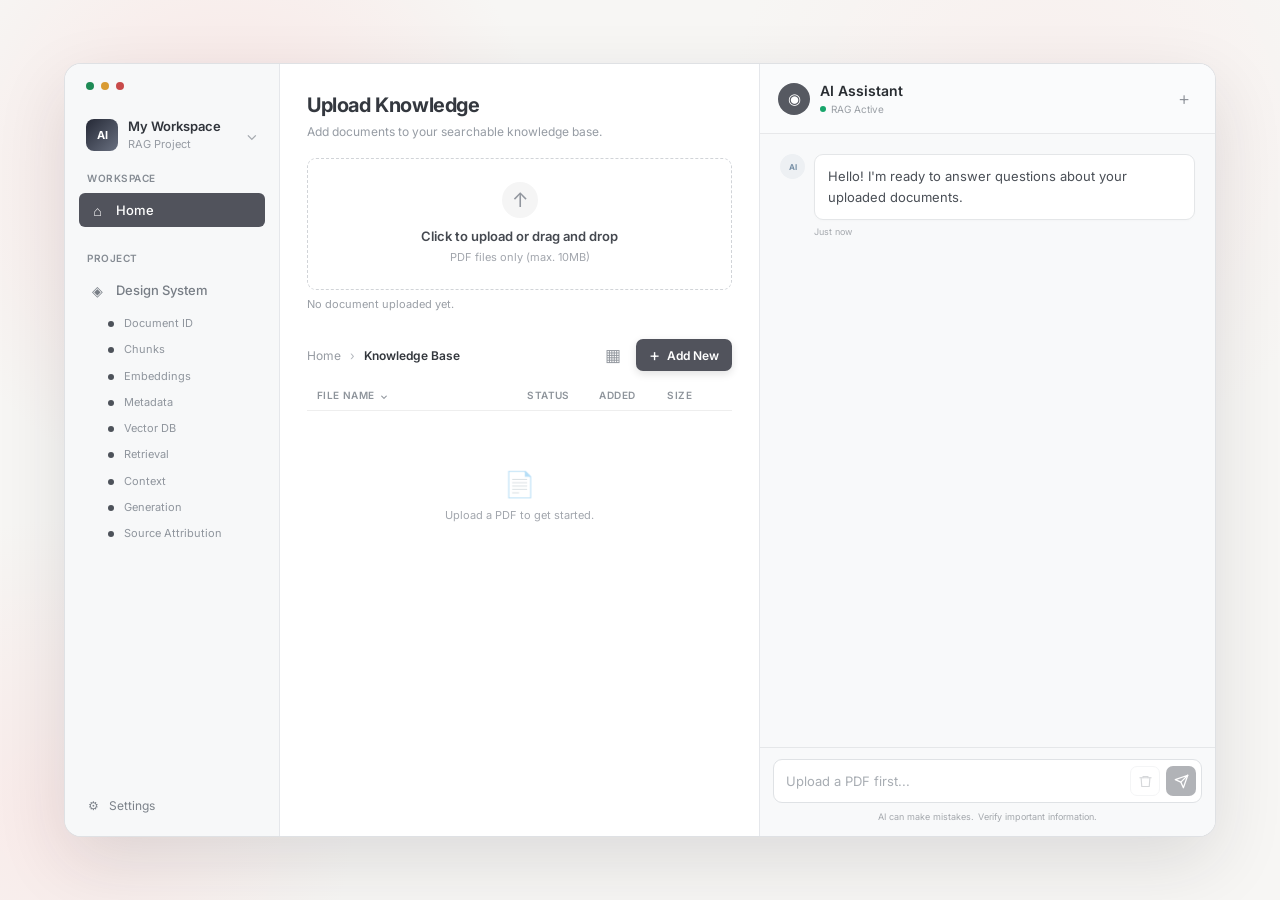
<file: frontend/index.html>
<!DOCTYPE html>
<html lang="en">

<head>

    <meta charset="UTF-8">

    <meta
        name="viewport"
        content="width=device-width, initial-scale=1.0"
    >

    <title>Realtime RAG Chat</title>

    <link
        rel="stylesheet"
        href="style.css"
    >

</head>

<body>

<div class="app-shell">

    <!-- =====================================================
         LEFT SIDEBAR
    ====================================================== -->

    <aside class="sidebar">

        <!-- Window controls -->
        <div class="window-controls">

            <span class="window-dot green"></span>
            <span class="window-dot yellow"></span>
            <span class="window-dot red"></span>

        </div>


        <!-- User -->
        <div class="user-profile">

            <div class="avatar">
                AI
            </div>

            <div class="user-info">

                <strong>
                    My Workspace
                </strong>

                <span>
                    RAG Project
                </span>

            </div>

            <span class="profile-arrow">
                ⌄
            </span>

        </div>


        <!-- Workspace -->
        <div class="sidebar-section">

            <div class="sidebar-label">
                WORKSPACE
            </div>

            <button
                class="nav-item active"
                type="button"
            >

                <span class="nav-icon">
                    ⌂
                </span>

                <span>
                    Home
                </span>

            </button>

        </div>


        <!-- Project / Design System -->
        <div class="sidebar-section">

            <div class="sidebar-label">
                PROJECT
            </div>

            <button
                class="nav-item project-item"
                type="button"
            >

                <span class="nav-icon">
                    ◈
                </span>

                <span>
                    Design System
                </span>

            </button>


            <div class="sub-item">
                <span class="tag-dot"></span>
                Document ID
            </div>

            <div class="sub-item">
                <span class="tag-dot"></span>
                Chunks
            </div>

            <div class="sub-item">
                <span class="tag-dot"></span>
                Embeddings
            </div>

            <div class="sub-item">
                <span class="tag-dot"></span>
                Metadata
            </div>

            <div class="sub-item">
                <span class="tag-dot"></span>
                Vector DB
            </div>

            <div class="sub-item">
                <span class="tag-dot"></span>
                Retrieval
            </div>

            <div class="sub-item">
                <span class="tag-dot"></span>
                Context
            </div>

            <div class="sub-item">
                <span class="tag-dot"></span>
                Generation
            </div>

            <div class="sub-item">
                <span class="tag-dot"></span>
                Source Attribution
            </div>

        </div>


        <!-- Settings -->
        <div class="sidebar-bottom">

            <button
                class="settings-button"
                type="button"
            >

                <span>
                    ⚙
                </span>

                <span>
                    Settings
                </span>

            </button>

        </div>

    </aside>


    <!-- =====================================================
         MIDDLE KNOWLEDGE PANEL
    ====================================================== -->

    <main class="knowledge-panel">

        <div class="knowledge-content">

            <!-- Page title -->
            <div class="page-title">

                <h1>
                    Upload Knowledge
                </h1>

                <p>
                    Add documents to your searchable knowledge base.
                </p>

            </div>


            <!-- =================================================
                 UPLOAD AREA
            ================================================== -->

            <section class="upload-area">

                <input
                    type="file"
                    id="pdfFile"
                    accept=".pdf,application/pdf"
                    hidden
                >


                <label
                    for="pdfFile"
                    class="upload-dropzone"
                    id="uploadDropzone"
                >

                    <div class="upload-icon">
                        ↑
                    </div>

                    <div class="upload-title">
                        Click to upload or drag and drop
                    </div>

                    <div class="upload-description">
                        PDF files only (max. 10MB)
                    </div>

                </label>


                <div
                    id="uploadStatus"
                    class="upload-status"
                >
                    No document uploaded yet.
                </div>

            </section>


            <!-- =================================================
                 KNOWLEDGE BASE HEADER
            ================================================== -->

            <div class="knowledge-header">

                <div class="breadcrumb">

                    <span>
                        Home
                    </span>

                    <span class="breadcrumb-arrow">
                        ›
                    </span>

                    <strong>
                        Knowledge Base
                    </strong>

                </div>


                <div class="knowledge-actions">

                    <button
                        class="view-button"
                        type="button"
                        title="Grid view"
                        aria-label="Grid view"
                    >
                        ▦
                    </button>


                    <button
                        id="uploadButton"
                        class="add-button"
                        type="button"
                        onclick="uploadPDF()"
                    >

                        <span>
                            +
                        </span>

                        Add New

                    </button>

                </div>

            </div>


            <!-- =================================================
                 DOCUMENT TABLE
            ================================================== -->

            <section class="documents-section">

                <div class="table-header">

                    <div class="file-column">

                        FILE NAME

                        <span>
                            ⌄
                        </span>

                    </div>

                    <div>
                        STATUS
                    </div>

                    <div>
                        ADDED
                    </div>

                    <div>
                        SIZE
                    </div>

                </div>


                <div
                    id="documentList"
                    class="document-list"
                >

                    <div class="document-empty">

                        <div class="empty-icon">
                            📄
                        </div>

                        <p>
                            Upload a PDF to get started.
                        </p>

                    </div>

                </div>

            </section>


            <!-- Hidden compatibility document card -->
            <section
                id="documentCard"
                class="document-card hidden"
            >

                <div class="document-left">

                    <div class="pdf-icon">
                        PDF
                    </div>

                    <div>

                        <h3 id="documentName">
                            Document
                        </h3>

                        <p id="documentInfo">
                            Ready for questions
                        </p>

                    </div>

                </div>


                <div class="ready-badge">

                    <span class="ready-dot"></span>

                    Ready

                </div>

            </section>

        </div>

    </main>


    <!-- =====================================================
         RIGHT CHAT PANEL
    ====================================================== -->

    <section class="chat-panel">

        <!-- Chat header -->
        <header class="chat-header">

            <div class="chat-title">

                <div class="ai-avatar">
                    ◉
                </div>

                <div>

                    <h2>
                        AI Assistant
                    </h2>

                    <div class="rag-status">

                        <span></span>

                        RAG Active

                    </div>

                </div>

            </div>


            <button
                class="chat-action"
                type="button"
                title="New chat"
                aria-label="New chat"
                onclick="clearChat()"
            >
                +
            </button>

        </header>


        <!-- =================================================
             CHAT MESSAGES
        ================================================== -->

        <div
            id="chatBox"
            class="chat-box"
        >

            <div class="welcome-message">

                <div class="assistant-message-row">

                    <div class="message-avatar">
                        AI
                    </div>

                    <div>

                        <div class="message assistant">

                            Hello! I'm ready to answer questions
                            about your uploaded documents.

                        </div>

                        <div class="message-time">
                            Just now
                        </div>

                    </div>

                </div>

            </div>

        </div>


        <!-- =================================================
             CHAT INPUT
        ================================================== -->

        <div class="chat-input-container">

            <div class="input-area">

                <input
                    type="text"
                    id="question"
                    placeholder="Ask a question about your documents..."
                    autocomplete="off"
                    onkeydown="handleEnter(event)"
                    disabled
                >


                <!-- Clear -->
                <button
                    id="clearButton"
                    class="clear-button"
                    type="button"
                    onclick="clearQuestion()"
                    title="Clear chat"
                    aria-label="Clear chat"
                    disabled
                >

                    <svg
                        width="15"
                        height="15"
                        viewBox="0 0 24 24"
                        fill="none"
                        stroke="currentColor"
                        stroke-width="1.8"
                        stroke-linecap="round"
                        stroke-linejoin="round"
                    >

                        <path d="M3 6h18"></path>

                        <path d="M8 6V4h8v2"></path>

                        <path d="M19 6l-1 14H6L5 6"></path>

                    </svg>

                </button>


                <!-- Send -->
                <button
                    id="sendButton"
                    class="send-button"
                    type="button"
                    onclick="sendQuestion()"
                    title="Send message"
                    aria-label="Send message"
                    disabled
                >

                    <svg
                        width="15"
                        height="15"
                        viewBox="0 0 24 24"
                        fill="none"
                        stroke="currentColor"
                        stroke-width="2"
                        stroke-linecap="round"
                        stroke-linejoin="round"
                    >

                        <path d="M22 2L11 13"></path>

                        <path d="M22 2l-7 20-4-9-9-4 20-7z"></path>

                    </svg>

                </button>

            </div>


            <div class="input-footer">

                <span>
                    AI can make mistakes.
                </span>

                <span>
                    Verify important information.
                </span>

            </div>

        </div>

    </section>

</div>


<script src="script.js"></script>

</body>

</html>
</file>
<file: frontend/style.css>
/* GOOGLE FONT */


@import url('https://fonts.googleapis.com/css2?family=Inter:wght@400;500;600;700&display=swap');



   /* VARIABLES */


:root {

    --bg: #f7f6f4;

    --surface: #ffffff;

    --surface-soft: #fafafa;

    --sidebar: #f8f9fa;

    --border: #e5e7eb;

    --border-light: #eeeeee;

    --text: #1f2937;

    --text-dark: #111827;

    --muted: #8b929c;

    --muted-dark: #68707b;

    --primary: #4b4d57;

    --primary-dark: #3f414b;

    --blue: #4c91dc;

    --green: #18a56b;

    --yellow: #e9b949;

    --red: #d94c4c;

    --user-message: #50525c;

    --assistant-message: #f8f8f8;

    --shadow:
        0 25px 70px rgba(30, 35, 45, 0.12);

    --radius: 16px;
}



   /* RESET */


* {
    box-sizing: border-box;
    margin: 0;
    padding: 0;
}


html,
body {
    width: 100%;
    min-height: 100%;
}


body {

    min-height: 100vh;

    font-family:
        "Inter",
        Arial,
        sans-serif;

    color: var(--text);

    background:

        radial-gradient(
            circle at 18% 20%,
            rgba(255, 182, 182, 0.28),
            transparent 25%
        ),

        radial-gradient(
            circle at 82% 15%,
            rgba(255, 212, 212, 0.22),
            transparent 25%
        ),

        radial-gradient(
            circle at 5% 90%,
            rgba(255, 197, 197, 0.25),
            transparent 20%
        ),

        #f7f6f4;

    padding:
        7vh
        5vw;

    /*
       IMPORTANT:
       Prevent the browser/page itself from becoming the
       scrolling container. The chat box handles scrolling.
    */
    overflow: hidden;
}



   /* APPLICATION SHELL */


.app-shell {

    width: min(100%, 1220px);

    height: min(820px, 86vh);

    min-height: 650px;

    margin: 0 auto;

    display: grid;

    grid-template-columns:
        215px
        minmax(400px, 1fr)
        minmax(380px, 0.95fr);

    background: var(--surface);

    border:
        1px solid
        rgba(220, 222, 226, 0.9);

    border-radius: 17px;

    overflow: hidden;

    box-shadow: var(--shadow);

    /*
       IMPORTANT:
       Allows children to respect the shell height instead
       of expanding the shell because of long content.
    */
    min-height: 0;
}



   /* SIDEBAR */


.sidebar {

    position: relative;

    display: flex;

    flex-direction: column;

    padding:
        18px
        14px
        14px;

    background: #f7f8f9;

    border-right:
        1px solid
        var(--border);

    overflow: hidden;

    min-height: 0;
}


   /* WINDOW CONTROLS */
  

.window-controls {

    display: flex;

    align-items: center;

    gap: 7px;

    padding-left: 7px;

    margin-bottom: 28px;
}


.window-dot {

    width: 8px;

    height: 8px;

    border-radius: 50%;
}


.window-dot.green {
    background: #1d8a55;
}


.window-dot.yellow {
    background: #d99b32;
}


.window-dot.red {
    background: #c84a4a;
}



   /* USER PROFILE */


.user-profile {

    display: flex;

    align-items: center;

    gap: 10px;

    padding:
        0
        7px
        21px;
}


.avatar {

    width: 32px;

    height: 32px;

    display: flex;

    align-items: center;

    justify-content: center;

    flex-shrink: 0;

    border-radius: 8px;

    background:
        linear-gradient(
            135deg,
            #252936,
            #697080
        );

    color: #ffffff;

    font-size: 11px;

    font-weight: 700;
}


.user-info {

    min-width: 0;

    display: flex;

    flex-direction: column;

    gap: 3px;
}


.user-info strong {

    color: #30343b;

    font-size: 13px;

    font-weight: 600;
}


.user-info span {

    color: #969ba3;

    font-size: 11px;
}


.profile-arrow {

    margin-left: auto;

    color: #a3a7ad;

    font-size: 15px;
}



   /* SIDEBAR SECTION */


.sidebar-section {

    margin-bottom: 25px;
}


.sidebar-label {

    padding:
        0
        8px
        9px;

    color: #858b93;

    font-size: 10px;

    font-weight: 600;

    letter-spacing: 0.05em;
}


.nav-item {

    width: 100%;

    height: 34px;

    display: flex;

    align-items: center;

    gap: 10px;

    padding:
        0
        10px;

    border: 0;

    border-radius: 6px;

    background: transparent;

    color: #777d85;

    font-family: inherit;

    font-size: 13px;

    font-weight: 500;

    text-align: left;

    cursor: pointer;

    box-shadow: none;

    transition:
        background 0.2s ease,
        color 0.2s ease;
}


.nav-item:hover {

    background: #eceef1;

    color: #555a62;
}


.nav-item.active {

    background: #51535c;

    color: #ffffff;
}


.nav-icon {

    width: 17px;

    text-align: center;

    font-size: 14px;
}


.project-item {
    margin-bottom: 3px;
}


.sub-item {

    margin-left: 29px;

    padding:
        6px
        0;

    color: #8f959d;

    font-size: 11px;

    line-height: 1.3;
}


.tag-dot {

    width: 6px;

    height: 6px;

    display: inline-block;

    margin-right: 7px;

    border-radius: 50%;

    background: #4d525a;

    vertical-align: middle;
}



   /* SIDEBAR BOTTOM */


.sidebar-bottom {
    margin-top: auto;
}


.settings-button {

    width: 100%;

    display: flex;

    align-items: center;

    gap: 10px;

    padding: 9px;

    border: 0;

    border-radius: 6px;

    background: transparent;

    color: #7c828a;

    font-family: inherit;

    font-size: 12px;

    cursor: pointer;

    text-align: left;

    box-shadow: none;
}


.settings-button:hover {

    background: #eceef1;
}


   /* KNOWLEDGE PANEL */
   

.knowledge-panel {

    min-width: 0;

    min-height: 0;

    background: #ffffff;

    overflow: hidden;
}


.knowledge-content {

    height: 100%;

    min-height: 0;

    padding:
        28px
        27px;

    overflow-y: auto;

    overflow-x: hidden;
}



   /* PAGE TITLE */


.page-title {
    margin-bottom: 17px;
}


.page-title h1 {

    color: #34383f;

    font-size: 20px;

    line-height: 1.3;

    font-weight: 700;

    letter-spacing: -0.02em;
}


.page-title p {

    margin-top: 5px;

    color: #969ca4;

    font-size: 12px;

    line-height: 1.5;
}


   /* UPLOAD AREA */


.upload-area {
    margin-bottom: 27px;
}


.upload-dropzone {

    height: 132px;

    display: flex;

    flex-direction: column;

    align-items: center;

    justify-content: center;

    border:
        1px dashed
        #d1d4d8;

    border-radius: 9px;

    background: #ffffff;

    cursor: pointer;

    transition:
        border-color 0.2s ease,
        background 0.2s ease,
        transform 0.2s ease;
}


.upload-dropzone:hover {

    border-color: #aab0b7;

    background: #fafafa;
}


.upload-dropzone.dragover {

    border-color: #6b7280;

    background: #f7f8fa;

    transform: scale(1.01);
}


.upload-icon {

    width: 36px;

    height: 36px;

    display: flex;

    align-items: center;

    justify-content: center;

    margin-bottom: 9px;

    border-radius: 50%;

    background: #f5f5f5;

    color: #91969e;

    font-size: 20px;
}


.upload-title {

    color: #454950;

    font-size: 13px;

    line-height: 1.4;

    font-weight: 600;
}


.upload-description {

    margin-top: 5px;

    color: #a2a6ad;

    font-size: 11px;

    line-height: 1.4;
}


.upload-status {

    min-height: 18px;

    padding-top: 7px;

    color: #9a9fa6;

    font-size: 11px;

    line-height: 1.4;
}


.upload-status.success {
    color: #18875b;
}


.upload-status.error {
    color: #c74242;
}



   /* KNOWLEDGE HEADER */


.knowledge-header {

    display: flex;

    align-items: center;

    justify-content: space-between;

    margin-bottom: 18px;
}


.breadcrumb {

    display: flex;

    align-items: center;

    gap: 9px;

    color: #969ba2;

    font-size: 12px;
}


.breadcrumb strong {

    color: #33373d;

    font-weight: 600;
}


.breadcrumb-arrow {
    color: #b1b5bb;
}


.knowledge-actions {

    display: flex;

    align-items: center;

    gap: 9px;
}


.view-button {

    width: 29px;

    height: 29px;

    display: flex;

    align-items: center;

    justify-content: center;

    padding: 0;

    border: 0;

    border-radius: 6px;

    background: transparent;

    color: #92979e;

    font-size: 17px;

    cursor: pointer;

    box-shadow: none;
}


.view-button:hover {

    background: #f4f5f6;

    color: #555a61;
}


.add-button {

    height: 32px;

    display: flex;

    align-items: center;

    gap: 7px;

    padding:
        0
        13px;

    border: 0;

    border-radius: 7px;

    background: #51535c;

    color: #ffffff;

    font-family: inherit;

    font-size: 12px;

    font-weight: 600;

    cursor: pointer;

    box-shadow:
        0 3px 8px
        rgba(0, 0, 0, 0.12);

    transition:
        background 0.2s ease,
        transform 0.2s ease;
}


.add-button:hover {

    background: #41434c;

    transform: translateY(-1px);
}


.add-button span {

    font-size: 17px;

    font-weight: 400;
}



   /* DOCUMENT TABLE */


.documents-section {
    width: 100%;
}


.table-header {

    display: grid;

    grid-template-columns:
        minmax(150px, 1fr)
        72px
        68px
        55px;

    align-items: center;

    padding:
        0
        10px
        9px;

    border-bottom:
        1px solid
        #eeeeee;

    color: #8e949b;

    font-size: 10px;

    font-weight: 600;

    letter-spacing: 0.04em;
}


.file-column {

    display: flex;

    align-items: center;

    gap: 5px;
}


.document-list {

    display: flex;

    flex-direction: column;

    min-width: 0;
}


.document-row {

    min-height: 48px;

    display: grid;

    grid-template-columns:
        minmax(150px, 1fr)
        72px
        68px
        55px;

    align-items: center;

    padding:
        0
        10px;

    border-bottom:
        1px solid
        #eeeeee;

    color: #4d5259;

    font-size: 11px;

    min-width: 0;
}


.document-row:hover {
    background: #fafafa;
}


.document-file {

    min-width: 0;

    display: flex;

    align-items: center;

    gap: 9px;
}


.document-icon {

    width: 27px;

    height: 27px;

    display: flex;

    align-items: center;

    justify-content: center;

    flex-shrink: 0;

    border:
        1px solid
        #dfe3e7;

    border-radius: 5px;

    background: #fafafa;

    color: #5790c8;

    font-size: 10px;

    font-weight: 600;
}


.document-name {

    min-width: 0;

    overflow: hidden;

    text-overflow: ellipsis;

    white-space: nowrap;

    color: #41464d;

    font-size: 11px;

    font-weight: 600;
}


.status-badge {

    width: fit-content;

    padding:
        4px
        7px;

    border-radius: 999px;

    font-size: 9px;

    font-weight: 600;
}


.status-badge.indexed {

    color: #16845b;

    background: #dff7eb;
}


.status-badge.processing {

    color: #c49519;

    background: #fff3ca;
}


.status-badge.error {

    color: #c53e3e;

    background: #ffe3e3;
}


.document-meta {

    color: #8f959c;

    font-size: 10px;
}


.document-empty {

    min-height: 170px;

    display: flex;

    flex-direction: column;

    align-items: center;

    justify-content: center;

    color: #a2a6ad;
}


.empty-icon {

    margin-bottom: 9px;

    font-size: 25px;

    opacity: 0.5;
}


.document-empty p {

    font-size: 11px;

    line-height: 1.4;
}


/*COMPATIBILITY DOCUMENT CARD */


.document-card {
    display: none;
}


.document-card.hidden {
    display: none;
}



   /* CHAT PANEL */


.chat-panel {

    min-width: 0;

    min-height: 0;

    display: flex;

    flex-direction: column;

    background: #f8f9fa;

    border-left:
        1px solid
        var(--border);

   
    overflow: hidden;
}


/* CHAT HEADER */

.chat-header {

    height: 70px;

    min-height: 70px;

    flex: 0 0 70px;

    display: flex;

    align-items: center;

    justify-content: space-between;

    padding:
        0
        18px;

    border-bottom:
        1px solid
        #e7e8ea;

    background: #fafbfc;

    
    overflow: hidden;
}


.chat-title {

    display: flex;

    align-items: center;

    gap: 10px;

    min-width: 0;
}


.ai-avatar {

    width: 32px;

    height: 32px;

    display: flex;

    align-items: center;

    justify-content: center;

    flex-shrink: 0;

    border-radius: 50%;

    background: #565961;

    color: #ffffff;

    font-size: 15px;
}


.chat-title h2 {

    color: #282c31;

    font-size: 14px;

    line-height: 1.3;

    font-weight: 600;
}


.rag-status {

    display: flex;

    align-items: center;

    gap: 5px;

    margin-top: 3px;

    color: #9ba0a6;

    font-size: 10px;
}


.rag-status span {

    width: 6px;

    height: 6px;

    flex-shrink: 0;

    border-radius: 50%;

    background: #18a56b;
}


.chat-action {

    width: 27px;

    height: 27px;

    display: flex;

    align-items: center;

    justify-content: center;

    flex-shrink: 0;

    padding: 0;

    border: 0;

    border-radius: 6px;

    background: transparent;

    color: #8b9097;

    font-size: 19px;

    font-weight: 300;

    cursor: pointer;

    box-shadow: none;
}


.chat-action:hover {

    background: #eeeeef;
}


/* CHAT BOX */

.chat-box {


    flex: 1 1 auto;

    min-height: 0;

    min-width: 0;

    width: 100%;

    padding:
        20px;

    overflow-y: auto;

    overflow-x: hidden;

    background: #f8f9fa;

    
    overscroll-behavior: contain;

   
    overflow-wrap: anywhere;
}


.chat-box::-webkit-scrollbar {
    width: 6px;
}


.chat-box::-webkit-scrollbar-track {
    background: transparent;
}


.chat-box::-webkit-scrollbar-thumb {

    background: #d5d8dc;

    border-radius: 20px;
}


.chat-box::-webkit-scrollbar-thumb:hover {
    background: #c4c8cd;
}


/* WELCOME */

.welcome-message {
    width: 100%;
}


.assistant-message-row {

    display: flex;

    align-items: flex-start;

    gap: 9px;

    min-width: 0;
}


.message-avatar {

    width: 25px;

    height: 25px;

    display: flex;

    align-items: center;

    justify-content: center;

    flex-shrink: 0;

    border-radius: 50%;

    background: #edf0f3;

    color: #7890a6;

    font-size: 8px;

    font-weight: 700;
}


.message {

    max-width: 100%;

    padding:
        11px
        13px;

    border-radius: 9px;

    font-size: 13px;

    line-height: 1.6;

    overflow-wrap: anywhere;

    word-break: break-word;
}


.message.assistant {

    color: #4a4f56;

    background: #ffffff;

    border:
        1px solid
        #e4e6e8;

    box-shadow:
        0 1px 3px
        rgba(0, 0, 0, 0.02);
}


.message.user {

    margin-left: auto;

    max-width: 75%;

    color: #ffffff;

    background: var(--user-message);

    border-bottom-right-radius: 3px;
}


.message-time {

    margin-top: 6px;

    color: #a5a9ae;

    font-size: 9px;
}


/* DYNAMIC CHAT ROWS */

.chat-message-row {

    display: flex;

    align-items: flex-start;

    gap: 9px;

    margin-bottom: 15px;

    min-width: 0;

    animation:
        messageIn
        0.18s
        ease-out;
}


.chat-message-row.user-row {
    justify-content: flex-end;
}


.chat-message-content {

    min-width: 0;

    max-width: 82%;
}


.chat-message-row.user-row .chat-message-content {
    max-width: 75%;
}


/* CHAT INPUT */

.chat-input-container {

    flex: 0 0 auto;

    width: 100%;

    min-height: 0;

    padding:
        11px
        13px
        14px;

    border-top:
        1px solid
        #e5e7e9;

    background: #f8f9fa;

    
    position: relative;

    z-index: 2;
}


.input-area {

    height: 44px;

    display: flex;

    align-items: center;

    gap: 6px;

    padding:
        4px
        5px
        4px
        12px;

    border:
        1px solid
        #dfe2e5;

    border-radius: 9px;

    background: #ffffff;

    transition:
        border-color 0.2s ease,
        box-shadow 0.2s ease;
}


.input-area:focus-within {

    border-color: #bfc5cc;

    box-shadow:
        0 0 0 2px
        rgba(80, 85, 95, 0.05);
}


.input-area input {

    flex: 1;

    min-width: 0;

    height: 32px;

    border: 0;

    outline: 0;

    background: transparent;

    color: #42474e;

    font-family: inherit;

    font-size: 13px;
}


.input-area input::placeholder {
    color: #a8adb3;
}


/* CLEAR BUTTON */

.clear-button {

    width: 30px;

    height: 30px;

    display: flex;

    align-items: center;

    justify-content: center;

    flex-shrink: 0;

    padding: 0;

    border:
        1px solid
        #e1e3e6;

    border-radius: 7px;

    background: #ffffff;

    color: #8b9198;

    cursor: pointer;

    transition:
        background 0.2s ease,
        color 0.2s ease,
        border-color 0.2s ease;
}


.clear-button:hover:not(:disabled) {

    background: #f4f5f6;

    border-color: #d5d8dc;

    color: #555a61;
}


.clear-button:active:not(:disabled) {

    background: #eceef0;
}


.clear-button:disabled {

    opacity: 0.35;

    cursor: not-allowed;
}


/* SEND BUTTON */

.send-button {

    width: 30px;

    height: 30px;

    display: flex;

    align-items: center;

    justify-content: center;

    flex-shrink: 0;

    padding: 0;

    border: 0;

    border-radius: 7px;

    background: #555861;

    color: #ffffff;

    cursor: pointer;

    transition:
        background 0.2s ease,
        transform 0.2s ease,
        opacity 0.2s ease;
}


.send-button:hover:not(:disabled) {

    background: #41434b;

    transform: translateY(-1px);
}


.send-button:active:not(:disabled) {

    transform: translateY(0);
}


.send-button:disabled {

    opacity: 0.45;

    cursor: not-allowed;

    transform: none;
}


/* INPUT FOOTER */

.input-footer {

    display: flex;

    align-items: center;

    justify-content: center;

    gap: 4px;

    margin-top: 8px;

    color: #a4a8ad;

    font-size: 9px;
}


/* BUTTON RESET */

button {
    font-family: inherit;
}


button:focus-visible,
input:focus-visible {

    outline:
        2px solid
        rgba(70, 75, 85, 0.25);

    outline-offset: 2px;
}


/* ANIMATION */

@keyframes messageIn {

    from {

        opacity: 0;

        transform:
            translateY(5px);
    }

    to {

        opacity: 1;

        transform:
            translateY(0);
    }
}


/* TABLET */

@media (max-width: 1000px) {

    body {
        padding: 20px;
    }


    .app-shell {

        height: calc(100vh - 40px);

        min-height: 620px;

        grid-template-columns:
            180px
            minmax(320px, 1fr)
            minmax(330px, 0.9fr);
    }


    .knowledge-content {

        padding:
            23px
            19px;
    }

}


/* MOBILE */

@media (max-width: 760px) {

    body {

        padding: 0;

        background: #ffffff;

        
        overflow: hidden;
    }


    .app-shell {

        width: 100%;

        height: 100vh;

        min-height: 100vh;

        max-height: 100vh;

        display: flex;

        flex-direction: column;

        border: 0;

        border-radius: 0;

        box-shadow: none;

        overflow: hidden;
    }


    .sidebar {
        display: none;
    }


    .knowledge-panel {

        flex: 0 0 auto;

        height: auto;

        max-height: 46vh;

        min-height: 0;

        overflow: hidden;
    }


    .knowledge-content {

        height: 100%;

        min-height: 0;

        padding:
            18px
            15px;

        overflow-y: auto;

        overflow-x: hidden;
    }


    .upload-dropzone {
        height: 105px;
    }


    .chat-panel {

        flex: 1 1 auto;

        min-height: 0;

        min-width: 0;

        border-left: 0;

        border-top:
            1px solid
            var(--border);

        overflow: hidden;
    }


    .chat-header {

        height: 58px;

        min-height: 58px;

        flex: 0 0 58px;
    }


    .chat-box {

        flex: 1 1 auto;

        min-height: 0;

        padding: 15px;

        overflow-y: auto;

        overflow-x: hidden;
    }


    .chat-input-container {

        flex: 0 0 auto;
    }

}


/* SMALL MOBILE */

@media (max-width: 480px) {

    .knowledge-panel {
        max-height: 48vh;
    }


    .page-title h1 {
        font-size: 18px;
    }


    .table-header,
    .document-row {

        grid-template-columns:
            minmax(130px, 1fr)
            60px
            45px;
    }


    .table-header > div:last-child,
    .document-row > div:last-child {

        display: none;
    }


    .message {
        font-size: 12px;
    }


    .chat-message-content {
        max-width: 88%;
    }


    .chat-message-row.user-row .chat-message-content {
        max-width: 88%;
    }

}


/* ACCESSIBILITY  */

@media (prefers-reduced-motion: reduce) {

    *,
    *::before,
    *::after {

        animation: none !important;

        transition: none !important;

        scroll-behavior: auto !important;
    }
}
</file>
